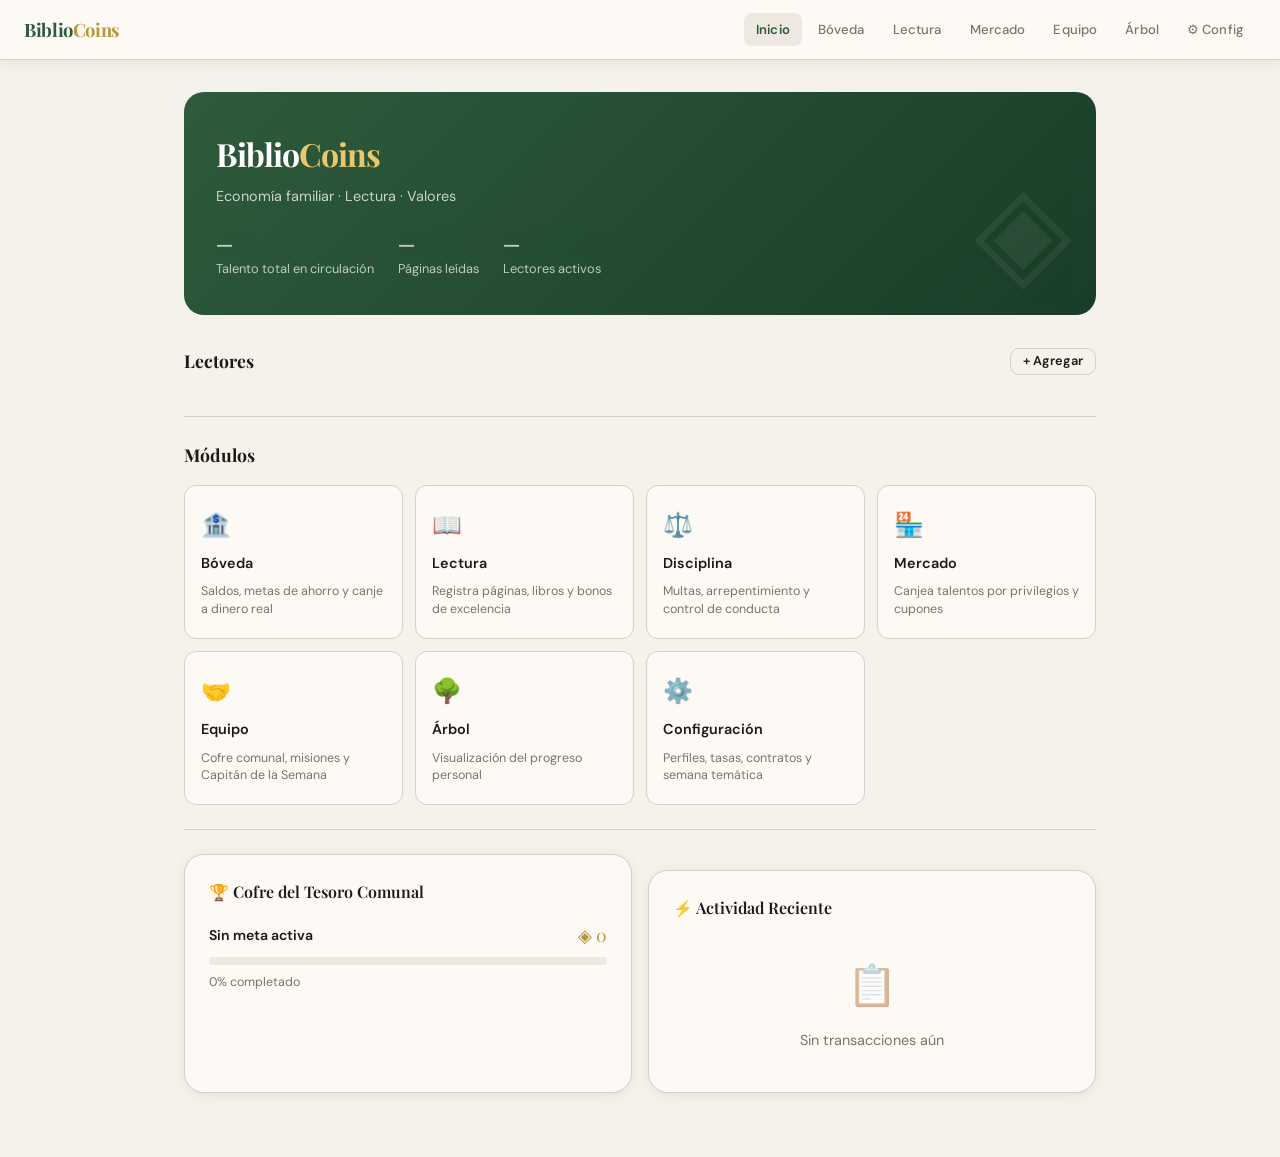
<file: index.html>
<!DOCTYPE html>
<html lang="es">
<head>
  <meta charset="UTF-8">
  <meta name="viewport" content="width=device-width, initial-scale=1.0">
  <title>BiblioCoins — Inicio</title>
  <link rel="stylesheet" href="css/style.css">
  <link rel="manifest" href="manifest.json">
  <meta name="theme-color" content="#2E5B3C">
  <meta name="apple-mobile-web-app-capable" content="yes">
  <meta name="apple-mobile-web-app-status-bar-style" content="default">
  <meta name="apple-mobile-web-app-title" content="BiblioCoins">
  <link rel="apple-touch-icon" href="assets/icon.svg">
  <style>
    .hero {
      background: linear-gradient(135deg, var(--accent) 0%, #1a3d27 100%);
      color: #fff;
      border-radius: var(--radius-lg);
      padding: 36px 32px;
      margin-bottom: 32px;
      position: relative;
      overflow: hidden;
    }
    .hero::after {
      content: '◈';
      position: absolute; right: 24px; bottom: -8px;
      font-size: 8rem; opacity: 0.06;
      font-family: 'Playfair Display', serif;
    }
    .hero-title {
      font-family: 'Playfair Display', serif;
      font-size: 2rem; font-weight: 700;
      letter-spacing: -0.03em; margin-bottom: 6px;
    }
    .hero-title span { color: var(--gold-lt); }
    .hero-sub { font-size: 0.9rem; opacity: 0.75; }
    .hero-meta { margin-top: 20px; display: flex; gap: 24px; flex-wrap: wrap; }
    .hero-meta-item { font-size: 0.8rem; opacity: 0.7; }
    .hero-meta-item strong { font-size: 1.2rem; display: block; opacity: 1; font-family: 'Playfair Display', serif; }

    .child-card {
      background: var(--surface);
      border: 1px solid var(--border);
      border-radius: var(--radius-lg);
      padding: 20px;
      cursor: pointer;
      transition: var(--transition);
      text-decoration: none;
      color: inherit;
      display: block;
    }
    .child-card:hover { box-shadow: var(--shadow-md); transform: translateY(-2px); }
    .child-card-head { display: flex; align-items: center; gap: 12px; margin-bottom: 16px; }
    .child-card-name { font-family: 'Playfair Display', serif; font-size: 1.05rem; font-weight: 600; }
    .child-card-level { font-size: 0.78rem; color: var(--text-muted); }
    .child-card-balance { font-family: 'Playfair Display', serif; font-size: 1.6rem; font-weight: 700; color: var(--gold); margin-bottom: 4px; }
    .child-card-clp { font-size: 0.8rem; color: var(--text-muted); }
    .child-card-bar { margin-top: 14px; }
    .child-card-bar-label { display: flex; justify-content: space-between; font-size: 0.75rem; color: var(--text-muted); margin-bottom: 5px; }
    .child-contract-badge { margin-top: 12px; }
    .captain-crown { font-size: 1.1rem; }

    .nav-grid { display: grid; grid-template-columns: repeat(auto-fill, minmax(180px, 1fr)); gap: 12px; }
    .nav-tile {
      background: var(--surface);
      border: 1px solid var(--border);
      border-radius: var(--radius);
      padding: 20px 16px;
      text-decoration: none;
      color: var(--text);
      display: flex; flex-direction: column; gap: 8px;
      transition: var(--transition);
    }
    .nav-tile:hover { box-shadow: var(--shadow-md); border-color: var(--accent); }
    .nav-tile-icon { font-size: 1.5rem; }
    .nav-tile-name { font-weight: 600; font-size: 0.9rem; }
    .nav-tile-desc { font-size: 0.78rem; color: var(--text-muted); line-height: 1.4; }

    .communal-bar-wrap { margin-top: 16px; }
    .communal-bar-top { display: flex; justify-content: space-between; align-items: center; margin-bottom: 8px; }
    .communal-label { font-size: 0.88rem; font-weight: 600; }
    .communal-amount { font-family: 'Playfair Display', serif; font-size: 1.1rem; color: var(--gold); }

    .activity-item { display: flex; align-items: center; gap: 12px; padding: 10px 0; border-bottom: 1px solid var(--border); }
    .activity-item:last-child { border-bottom: none; }
    .activity-dot { width: 8px; height: 8px; border-radius: 50%; flex-shrink: 0; }
    .activity-dot.plus  { background: var(--accent); }
    .activity-dot.minus { background: var(--red); }
    .activity-desc { font-size: 0.88rem; flex: 1; }
    .activity-desc .who { font-weight: 600; }
    .activity-amount { font-weight: 600; font-size: 0.88rem; white-space: nowrap; }
    .activity-amount.plus  { color: var(--accent); }
    .activity-amount.minus { color: var(--red); }
    .activity-time { font-size: 0.75rem; color: var(--text-muted); white-space: nowrap; }

    .empty-setup {
      text-align: center;
      padding: 48px 24px;
      background: var(--surface);
      border: 2px dashed var(--border);
      border-radius: var(--radius-lg);
    }
    .empty-setup h2 { font-family: 'Playfair Display', serif; margin-bottom: 8px; }
    .empty-setup p { color: var(--text-muted); font-size: 0.9rem; margin-bottom: 24px; }
  </style>
</head>
<body>

<!-- TOPBAR -->
<nav class="topbar">
  <a class="topbar-brand" href="index.html">Biblio<span>Coins</span></a>
  <div class="topbar-nav">
    <a href="index.html" class="active">Inicio</a>
    <a href="pages/boveda.html">Bóveda</a>
    <a href="pages/lectura.html">Lectura</a>
    <a href="pages/mercado.html">Mercado</a>
    <a href="pages/equipo.html">Equipo</a>
    <a href="pages/arbol.html">Árbol</a>
    <a href="pages/admin.html">⚙ Config</a>
  </div>
</nav>

<!-- TOAST -->
<div id="toast-container"></div>

<main class="page">

  <!-- HERO -->
  <div class="hero" id="hero-section">
    <div class="hero-title">Biblio<span>Coins</span></div>
    <div class="hero-sub">Economía familiar · Lectura · Valores</div>
    <div class="hero-meta" id="hero-meta">
      <div class="hero-meta-item"><strong id="hm-total">—</strong>Talento total en circulación</div>
      <div class="hero-meta-item"><strong id="hm-pages">—</strong>Páginas leídas</div>
      <div class="hero-meta-item"><strong id="hm-children">—</strong>Lectores activos</div>
    </div>
  </div>

  <!-- SETUP VACÍO -->
  <div class="empty-setup" id="empty-setup" style="display:none">
    <div style="font-size:3rem; margin-bottom:12px">📚</div>
    <h2>Bienvenido a BiblioCoins</h2>
    <p>Configura los perfiles de tus hijos para comenzar.</p>
    <a href="pages/admin.html" class="btn btn-primary">Ir a Configuración →</a>
  </div>

  <!-- PERFILES -->
  <section id="children-section">
    <div style="display:flex; justify-content:space-between; align-items:center; margin-bottom:16px;">
      <h2 style="font-family:'Playfair Display',serif; font-size:1.1rem; font-weight:700;">Lectores</h2>
      <a href="pages/admin.html" class="btn btn-ghost btn-sm">+ Agregar</a>
    </div>
    <div class="grid-auto" id="children-grid"></div>
  </section>

  <hr class="divider">

  <!-- NAVE DE SECCIONES -->
  <section>
    <h2 style="font-family:'Playfair Display',serif; font-size:1.1rem; font-weight:700; margin-bottom:16px;">Módulos</h2>
    <div class="nav-grid">
      <a href="pages/boveda.html" class="nav-tile">
        <div class="nav-tile-icon">🏦</div>
        <div class="nav-tile-name">Bóveda</div>
        <div class="nav-tile-desc">Saldos, metas de ahorro y canje a dinero real</div>
      </a>
      <a href="pages/lectura.html" class="nav-tile">
        <div class="nav-tile-icon">📖</div>
        <div class="nav-tile-name">Lectura</div>
        <div class="nav-tile-desc">Registra páginas, libros y bonos de excelencia</div>
      </a>
      <a href="pages/disciplina.html" class="nav-tile">
        <div class="nav-tile-icon">⚖️</div>
        <div class="nav-tile-name">Disciplina</div>
        <div class="nav-tile-desc">Multas, arrepentimiento y control de conducta</div>
      </a>
      <a href="pages/mercado.html" class="nav-tile">
        <div class="nav-tile-icon">🏪</div>
        <div class="nav-tile-name">Mercado</div>
        <div class="nav-tile-desc">Canjea talentos por privilegios y cupones</div>
      </a>
      <a href="pages/equipo.html" class="nav-tile">
        <div class="nav-tile-icon">🤝</div>
        <div class="nav-tile-name">Equipo</div>
        <div class="nav-tile-desc">Cofre comunal, misiones y Capitán de la Semana</div>
      </a>
      <a href="pages/arbol.html" class="nav-tile">
        <div class="nav-tile-icon">🌳</div>
        <div class="nav-tile-name">Árbol</div>
        <div class="nav-tile-desc">Visualización del progreso personal</div>
      </a>
      <a href="pages/admin.html" class="nav-tile">
        <div class="nav-tile-icon">⚙️</div>
        <div class="nav-tile-name">Configuración</div>
        <div class="nav-tile-desc">Perfiles, tasas, contratos y semana temática</div>
      </a>
    </div>
  </section>

  <hr class="divider">

  <div class="grid-2">
    <!-- COFRE COMUNAL -->
    <div class="card">
      <div class="card-title">🏆 Cofre del Tesoro Comunal</div>
      <div class="communal-bar-top">
        <span class="communal-label" id="chest-label">Sin meta activa</span>
        <span class="communal-amount" id="chest-amount">◈ 0</span>
      </div>
      <div class="progress-wrap">
        <div class="progress-fill gold" id="chest-bar" style="width:0%"></div>
      </div>
      <div style="font-size:0.78rem; color:var(--text-muted); margin-top:8px;" id="chest-percent">0% completado</div>
    </div>

    <!-- ACTIVIDAD RECIENTE -->
    <div class="card">
      <div class="card-title">⚡ Actividad Reciente</div>
      <div id="activity-list">
        <div class="empty-state" style="padding:16px 0;">
          <div class="empty-icon">📋</div>
          Sin transacciones aún
        </div>
      </div>
    </div>
  </div>

</main>

<script src="js/core.js"></script>
<script>
  const { loadState, saveState, formatCoin, formatCLP, relativeTime, getAvatarColor, applyRustIfNeeded } = BC;

  function render() {
    const state = loadState();
    applyRustIfNeeded(state);
    saveState(state);

    const children = state.children;

    // Hero stats
    document.getElementById('hm-total').textContent =
      '◈ ' + children.reduce((s,c) => s + c.balance, 0).toLocaleString('es-CL');
    document.getElementById('hm-pages').textContent =
      children.reduce((s,c) => s + c.totalPages, 0).toLocaleString('es-CL');
    document.getElementById('hm-children').textContent = children.length;

    // Empty / filled
    const childrenSection = document.getElementById('children-section');
    const emptySetup      = document.getElementById('empty-setup');
    if (children.length === 0) {
      childrenSection.style.display = 'none';
      emptySetup.style.display = '';
    } else {
      childrenSection.style.display = '';
      emptySetup.style.display = 'none';
    }

    // Children grid
    const grid = document.getElementById('children-grid');
    grid.innerHTML = '';
    children.forEach((child, idx) => {
      const color = child.color || getAvatarColor(idx);
      const isCapt = state.weekCaptain === child.id;
      const clpVal = formatCLP(child.balance, state);
      const xpPct  = Math.min(100, Math.round(child.xp / (child.level * 100) * 100));
      const contractLabel = { easy: 'Modo Fácil', normal: 'Contrato Normal', hard: 'Modo Difícil' }[child.contract] || 'Normal';
      const contractClass  = { easy: 'badge-blue', normal: 'badge-gray', hard: 'badge-red' }[child.contract] || 'badge-gray';

      const card = document.createElement('a');
      card.href = `pages/boveda.html?child=${child.id}`;
      card.className = 'child-card';
      card.innerHTML = `
        <div class="child-card-head">
          <div class="avatar" style="background:${color}20; color:${color}; border:2px solid ${color}40;">
            ${child.avatar}
          </div>
          <div>
            <div class="child-card-name">${isCapt ? '<span class="captain-crown">👑 </span>' : ''}${child.name}</div>
            <div class="child-card-level">Nivel ${child.level} · ${child.totalPages} páginas</div>
          </div>
        </div>
        <div class="child-card-balance">◈ ${child.balance.toLocaleString('es-CL')}</div>
        <div class="child-card-clp">${clpVal} aprox.</div>
        <div class="child-card-bar">
          <div class="child-card-bar-label">
            <span>XP Nivel ${child.level}</span>
            <span>${xpPct}%</span>
          </div>
          <div class="progress-wrap"><div class="progress-fill" style="width:${xpPct}%; background:${color};"></div></div>
        </div>
        <div class="child-contract-badge"><span class="badge ${contractClass}">${contractLabel}</span></div>
      `;
      grid.appendChild(card);
    });

    // Communal chest
    const pct = state.communalChestTarget > 0
      ? Math.min(100, Math.round(state.communalChest / state.communalChestTarget * 100))
      : 0;
    document.getElementById('chest-amount').textContent  = '◈ ' + state.communalChest.toLocaleString('es-CL');
    document.getElementById('chest-bar').style.width     = pct + '%';
    document.getElementById('chest-percent').textContent = `${pct}% · Meta: ◈ ${state.communalChestTarget.toLocaleString('es-CL')}`;
    document.getElementById('chest-label').textContent   = pct >= 100 ? '¡Meta alcanzada! 🎉' : 'Progreso del equipo';

    // Activity
    const list = document.getElementById('activity-list');
    const recent = state.transactions.slice(0, 8);
    if (recent.length === 0) return;
    list.innerHTML = recent.map(tx => {
      const child = state.children.find(c => c.id === tx.childId);
      const plus = tx.amount >= 0;
      return `
        <div class="activity-item">
          <div class="activity-dot ${plus ? 'plus' : 'minus'}"></div>
          <div class="activity-desc">
            <span class="who">${child?.name || '?'}</span> — ${tx.description}
          </div>
          <div class="activity-amount ${plus ? 'plus' : 'minus'}">
            ${plus ? '+' : ''}${tx.amount} ◈
          </div>
          <div class="activity-time">${relativeTime(tx.date)}</div>
        </div>
      `;
    }).join('');
  }

  render();

  // Register Service Worker (PWA)
  if ('serviceWorker' in navigator) {
    navigator.serviceWorker.register('/sw.js').catch(() => {});
  }
</script>
</body>
</html>
</file>
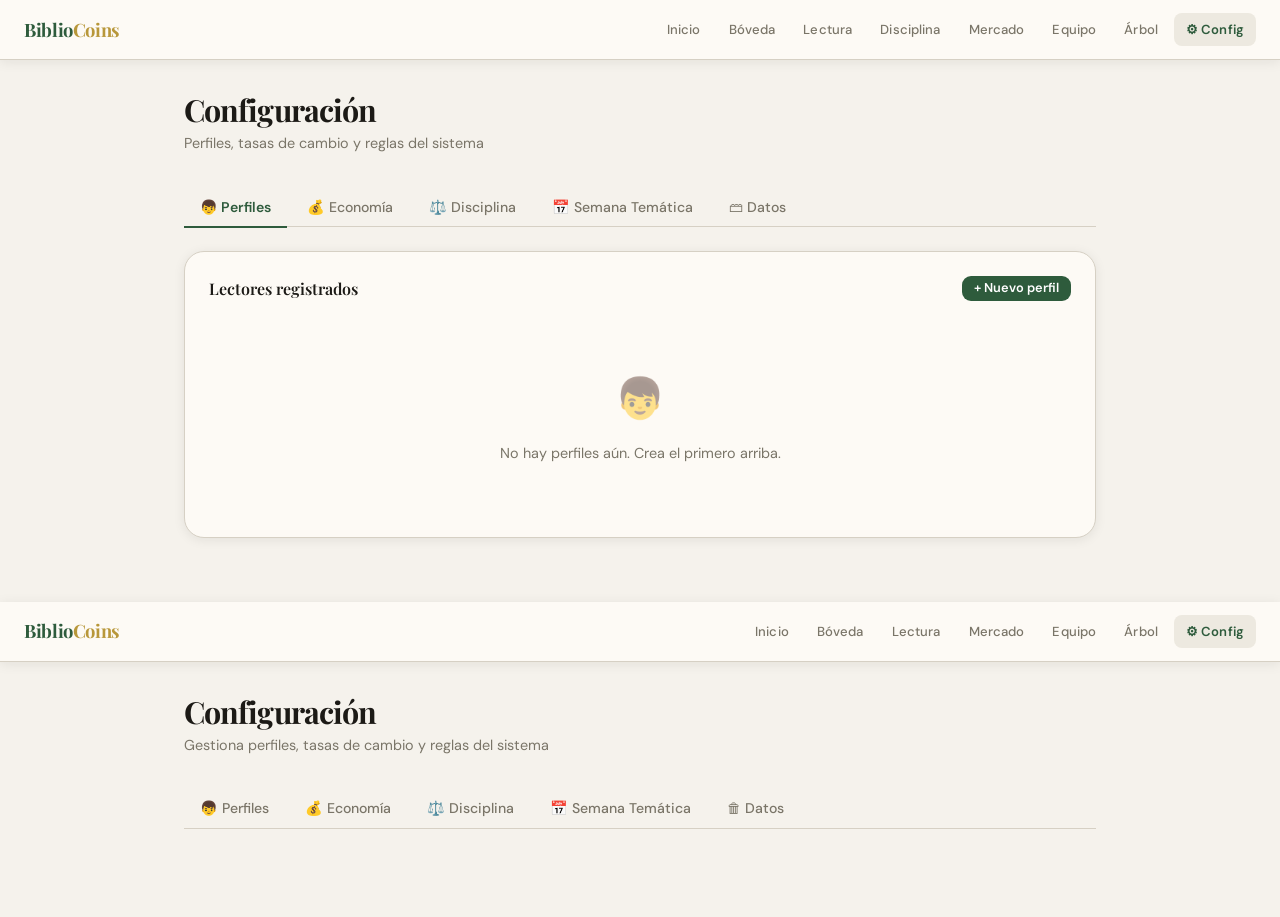
<file: pages/admin.html>
<!DOCTYPE html>
<html lang="es">
<head>
  <meta charset="UTF-8">
  <meta name="viewport" content="width=device-width, initial-scale=1.0">
  <title>BiblioCoins — Configuración</title>
  <link rel="stylesheet" href="../css/style.css">
  <style>
    .tabs { display:flex; gap:4px; border-bottom:1.5px solid var(--border); margin-bottom:24px; flex-wrap:wrap; }
    .tab-btn {
      padding:10px 16px; font-family:'DM Sans',sans-serif;
      font-size:.88rem; font-weight:500; color:var(--text-muted);
      background:none; border:none; cursor:pointer;
      border-bottom:2.5px solid transparent; margin-bottom:-1.5px;
      transition:var(--transition);
    }
    .tab-btn.active { color:var(--accent); border-bottom-color:var(--accent); font-weight:600; }
    .tab-panel { display:none; }
    .tab-panel.active { display:block; }

    .child-row {
      display:flex; align-items:center; gap:14px;
      padding:14px 0; border-bottom:1px solid var(--border);
    }
    .child-row:last-child { border-bottom:none; }
    .child-row-info { flex:1; }
    .child-row-name { font-weight:600; font-size:.95rem; }
    .child-row-meta { font-size:.8rem; color:var(--text-muted); }
    .child-row-actions { display:flex; gap:6px; }

    .color-picker-group { display:flex; gap:8px; flex-wrap:wrap; margin-top:6px; }
    .color-dot {
      width:28px; height:28px; border-radius:50%;
      cursor:pointer; border:2.5px solid transparent; transition:var(--transition);
    }
    .color-dot.selected { border-color:var(--text); transform:scale(1.15); }

    .contract-options { display:grid; grid-template-columns:repeat(3,1fr); gap:10px; margin-top:6px; }
    .contract-opt {
      border:1.5px solid var(--border); border-radius:10px;
      padding:12px 10px; cursor:pointer; text-align:center; transition:var(--transition);
    }
    .co-sel-normal { border-color:var(--accent); background:#e9f2ec; }
    .co-sel-easy   { border-color:var(--blue);   background:#d6eaf8; }
    .co-sel-hard   { border-color:var(--red);    background:#fadddb; }
    .co-icon { font-size:1.3rem; margin-bottom:4px; }
    .co-name { font-size:.82rem; font-weight:600; }
    .co-desc { font-size:.72rem; color:var(--text-muted); margin-top:2px; }

    .settings-row {
      display:flex; align-items:center; justify-content:space-between;
      padding:14px 0; border-bottom:1px solid var(--border); gap:16px;
    }
    .settings-row:last-child { border-bottom:none; }
    .settings-row-label { font-size:.9rem; font-weight:500; }
    .settings-row-sub   { font-size:.78rem; color:var(--text-muted); }

    .toggle {
      width:40px; height:22px; background:var(--border);
      border-radius:99px; position:relative; cursor:pointer;
      transition:background .2s; flex-shrink:0; border:none; outline:none;
    }
    .toggle::after {
      content:''; position:absolute; width:16px; height:16px;
      border-radius:50%; background:#fff; top:3px; left:3px;
      transition:left .2s; box-shadow:0 1px 3px rgba(0,0,0,.2);
    }
    .toggle.on { background:var(--accent); }
    .toggle.on::after { left:21px; }

    .card.danger { border-color:#F1948A; }
    .card.danger .card-title { color:var(--red); }
  </style>
</head>
<body>

<nav class="topbar">
  <a class="topbar-brand" href="../index.html">Biblio<span>Coins</span></a>
  <div class="topbar-nav">
    <a href="../index.html">Inicio</a>
    <a href="boveda.html">Bóveda</a>
    <a href="lectura.html">Lectura</a>
    <a href="disciplina.html">Disciplina</a>
    <a href="mercado.html">Mercado</a>
    <a href="equipo.html">Equipo</a>
    <a href="arbol.html">Árbol</a>
    <a href="admin.html" class="active">⚙ Config</a>
  </div>
</nav>
<div id="toast-container"></div>

<main class="page">
  <div class="page-header">
    <div class="page-title">Configuración</div>
    <div class="page-subtitle">Perfiles, tasas de cambio y reglas del sistema</div>
  </div>

  <div class="tabs">
    <button class="tab-btn active" data-tab="children">👦 Perfiles</button>
    <button class="tab-btn" data-tab="economy">💰 Economía</button>
    <button class="tab-btn" data-tab="discipline">⚖️ Disciplina</button>
    <button class="tab-btn" data-tab="weekly">📅 Semana Temática</button>
    <button class="tab-btn" data-tab="data">🗃 Datos</button>
  </div>

  <!-- TAB PERFILES -->
  <div class="tab-panel active" data-tab="children">
    <div class="card">
      <div style="display:flex;justify-content:space-between;align-items:center;margin-bottom:16px;">
        <div class="card-title" style="margin-bottom:0">Lectores registrados</div>
        <button class="btn btn-primary btn-sm" id="btn-add-child">+ Nuevo perfil</button>
      </div>
      <div id="children-list">
        <div class="empty-state">
          <div class="empty-icon">👦</div>
          No hay perfiles aún. Crea el primero arriba.
        </div>
      </div>
    </div>
  </div>

  <!-- TAB ECONOMÍA -->
  <div class="tab-panel" data-tab="economy">
    <div class="card">
      <div class="card-title">Parámetros monetarios</div>
      <div class="settings-row">
        <div>
          <div class="settings-row-label">Nombre de la moneda</div>
          <div class="settings-row-sub">Cómo se llaman las monedas internas</div>
        </div>
        <input class="form-input" id="cfg-coinName" type="text" placeholder="Talento" style="max-width:160px">
      </div>
      <div class="settings-row">
        <div>
          <div class="settings-row-label">Tasa de cambio (CLP)</div>
          <div class="settings-row-sub">Cuántos pesos vale 1 moneda interna</div>
        </div>
        <input class="form-input" id="cfg-exchangeRate" type="number" min="1" style="max-width:160px">
      </div>
      <div class="settings-row">
        <div>
          <div class="settings-row-label">Monedas por página (contrato normal)</div>
          <div class="settings-row-sub">Base antes de multiplicadores de contrato</div>
        </div>
        <input class="form-input" id="cfg-coinsPerPage" type="number" min="1" style="max-width:160px">
      </div>
      <div class="settings-row">
        <div>
          <div class="settings-row-label">Meta del cofre comunal (◈)</div>
          <div class="settings-row-sub">Total de monedas para el premio familiar</div>
        </div>
        <input class="form-input" id="cfg-chestTarget" type="number" min="100" style="max-width:160px">
      </div>
      <div style="margin-top:20px;">
        <button class="btn btn-primary" id="btn-save-economy">Guardar cambios</button>
      </div>
    </div>
  </div>

  <!-- TAB DISCIPLINA -->
  <div class="tab-panel" data-tab="discipline">
    <div class="card">
      <div class="card-title">Impuesto a la flojera (oxidación)</div>
      <div class="settings-row">
        <div>
          <div class="settings-row-label">Días sin actividad hasta oxidar</div>
          <div class="settings-row-sub">Inactividad antes de cobrar el impuesto</div>
        </div>
        <input class="form-input" id="cfg-rustDays" type="number" min="1" max="30" style="max-width:120px">
      </div>
      <div class="settings-row">
        <div>
          <div class="settings-row-label">Porcentaje de oxidación (%)</div>
          <div class="settings-row-sub">% del saldo que se pierde por inactividad</div>
        </div>
        <input class="form-input" id="cfg-rustPercent" type="number" min="1" max="50" style="max-width:120px">
      </div>
      <div style="margin-top:20px;">
        <button class="btn btn-primary" id="btn-save-discipline">Guardar cambios</button>
      </div>
    </div>
  </div>

  <!-- TAB SEMANA TEMÁTICA -->
  <div class="tab-panel" data-tab="weekly">
    <div class="card">
      <div class="card-title">Semana Temática</div>
      <div class="settings-row">
        <div>
          <div class="settings-row-label">Activar semana temática</div>
          <div class="settings-row-sub">Las páginas de este género pagan más</div>
        </div>
        <button class="toggle" id="toggle-weekly"></button>
      </div>
      <div class="settings-row">
        <div><div class="settings-row-label">Género de la semana</div></div>
        <select class="form-select" id="cfg-weekGenre" style="max-width:180px">
          <option>Historia</option><option>Ciencia</option><option>Poesía</option>
          <option>Aventura</option><option>Geografía</option><option>Biografías</option>
          <option>Naturaleza</option><option>Fantasía</option>
        </select>
      </div>
      <div class="settings-row">
        <div>
          <div class="settings-row-label">Multiplicador de bono</div>
          <div class="settings-row-sub">Ej: 2 = paga el doble</div>
        </div>
        <input class="form-input" id="cfg-weekMultiplier" type="number" min="1.1" max="5" step="0.1" style="max-width:120px">
      </div>
      <div style="margin-top:20px;">
        <button class="btn btn-primary" id="btn-save-weekly">Guardar</button>
      </div>
    </div>
  </div>

  <!-- TAB DATOS -->
  <div class="tab-panel" data-tab="data">
    <div class="card danger">
      <div class="card-title">⚠ Respaldo y datos</div>
      <p style="font-size:.88rem;color:var(--text-muted);margin-bottom:20px;line-height:1.6;">
        Exporta un respaldo antes de cualquier acción destructiva. La importación reemplaza todos los datos actuales.
      </p>
      <div style="display:flex;flex-direction:column;gap:10px;max-width:320px;">
        <button class="btn btn-ghost" id="btn-export">📥 Exportar datos (JSON)</button>
        <button class="btn btn-ghost" id="btn-import">📤 Importar datos (JSON)</button>
        <button class="btn btn-danger" id="btn-reset">🗑 Borrar todos los datos</button>
      </div>
      <input type="file" id="import-file" accept=".json" style="display:none">
    </div>
  </div>
</main>

<!-- MODAL NUEVO / EDITAR PERFIL -->
<div class="modal-overlay" id="modal-child">
  <div class="modal">
    <div class="modal-title" id="child-modal-title">Nuevo Lector</div>
    <input type="hidden" id="edit-child-id">

    <div class="form-group">
      <label class="form-label">Nombre</label>
      <input class="form-input" id="child-name" type="text" placeholder="Ej: Sofía">
    </div>
    <div class="form-group">
      <label class="form-label">Emoji o inicial del avatar</label>
      <input class="form-input" id="child-avatar" type="text" maxlength="2" placeholder="S">
    </div>
    <div class="form-group">
      <label class="form-label">Color del perfil</label>
      <div class="color-picker-group" id="color-picker"></div>
    </div>
    <div class="form-group">
      <label class="form-label">Contrato inicial</label>
      <div class="contract-options">
        <div class="contract-opt" data-c="easy">
          <div class="co-icon">🌱</div>
          <div class="co-name">Fácil</div>
          <div class="co-desc">×0.7 monedas · Multas leves</div>
        </div>
        <div class="contract-opt" data-c="normal">
          <div class="co-icon">⚖️</div>
          <div class="co-name">Normal</div>
          <div class="co-desc">×1.0 monedas · Estándar</div>
        </div>
        <div class="contract-opt" data-c="hard">
          <div class="co-icon">🔥</div>
          <div class="co-name">Difícil</div>
          <div class="co-desc">×1.6 monedas · Multas duras</div>
        </div>
      </div>
    </div>
    <div class="modal-actions">
      <button class="btn btn-ghost" id="btn-cancel-child">Cancelar</button>
      <button class="btn btn-primary" id="btn-save-child">Guardar</button>
    </div>
  </div>
</div>

<script src="../js/core.js"></script>
<script>
const { loadState, saveState, createChild, getChild, showToast, getAvatarColor, AVATAR_COLORS } = BC;

let editingChildId   = null;
let selectedColor    = AVATAR_COLORS[0];
let selectedContract = 'normal';

/* ── TABS ─────────────────────────────── */
document.querySelectorAll('.tab-btn').forEach(btn => {
  btn.addEventListener('click', () => {
    document.querySelectorAll('.tab-btn').forEach(b => b.classList.remove('active'));
    document.querySelectorAll('.tab-panel').forEach(p => p.classList.remove('active'));
    btn.classList.add('active');
    document.querySelector(`.tab-panel[data-tab="${btn.dataset.tab}"]`).classList.add('active');
  });
});

/* ── MODAL ────────────────────────────── */
const modalEl = document.getElementById('modal-child');
const openModal  = () => modalEl.classList.add('open');
const closeModal = () => modalEl.classList.remove('open');

document.getElementById('btn-cancel-child').addEventListener('click', closeModal);
modalEl.addEventListener('click', e => { if (e.target === modalEl) closeModal(); });

/* ── COLOR PICKER ─────────────────────── */
function buildColorPicker(activeColor) {
  const cp = document.getElementById('color-picker');
  cp.innerHTML = '';
  selectedColor = activeColor || AVATAR_COLORS[0];
  AVATAR_COLORS.forEach(c => {
    const dot = document.createElement('div');
    dot.className = 'color-dot' + (c === selectedColor ? ' selected' : '');
    dot.style.background = c;
    dot.addEventListener('click', () => {
      selectedColor = c;
      cp.querySelectorAll('.color-dot').forEach(d => d.classList.remove('selected'));
      dot.classList.add('selected');
    });
    cp.appendChild(dot);
  });
}

/* ── CONTRACT ─────────────────────────── */
function setContract(c) {
  selectedContract = c;
  document.querySelectorAll('.contract-opt').forEach(el => {
    el.className = 'contract-opt';
    if (el.dataset.c === c) el.classList.add(`co-sel-${c}`);
  });
}
document.querySelectorAll('.contract-opt').forEach(el =>
  el.addEventListener('click', () => setContract(el.dataset.c))
);

/* ── RENDER CHILDREN ──────────────────── */
function renderChildren() {
  const state = loadState();
  const list  = document.getElementById('children-list');

  if (!state.children || state.children.length === 0) {
    list.innerHTML = `<div class="empty-state">
      <div class="empty-icon">👦</div>
      No hay perfiles aún. Crea el primero arriba.</div>`;
    return;
  }

  list.innerHTML = state.children.map((c, idx) => {
    const color = c.color || getAvatarColor(idx);
    const cl    = {easy:'Fácil',normal:'Normal',hard:'Difícil'}[c.contract] || 'Normal';
    return `
      <div class="child-row">
        <div class="avatar" style="background:${color}22;color:${color};border:2px solid ${color}55;">
          ${c.avatar}
        </div>
        <div class="child-row-info">
          <div class="child-row-name">${c.name}</div>
          <div class="child-row-meta">Nivel ${c.level} &nbsp;·&nbsp; ◈ ${c.balance.toLocaleString('es-CL')} &nbsp;·&nbsp; Contrato ${cl}</div>
        </div>
        <div class="child-row-actions">
          <button class="btn btn-ghost btn-sm" data-edit="${c.id}">Editar</button>
          <button class="btn btn-danger btn-sm" data-del="${c.id}">✕</button>
        </div>
      </div>`;
  }).join('');

  list.querySelectorAll('[data-edit]').forEach(btn =>
    btn.addEventListener('click', () => openEditChild(btn.dataset.edit)));
  list.querySelectorAll('[data-del]').forEach(btn =>
    btn.addEventListener('click', () => deleteChild(btn.dataset.del)));
}

/* ── ADD CHILD ────────────────────────── */
document.getElementById('btn-add-child').addEventListener('click', () => {
  editingChildId = null;
  document.getElementById('child-modal-title').textContent = 'Nuevo Lector';
  document.getElementById('child-name').value   = '';
  document.getElementById('child-avatar').value = '';
  buildColorPicker(null);
  setContract('normal');
  openModal();
});

/* ── EDIT CHILD ───────────────────────── */
function openEditChild(id) {
  const state = loadState();
  const c     = getChild(state, id);
  if (!c) return;
  editingChildId = id;
  document.getElementById('child-modal-title').textContent = 'Editar Lector';
  document.getElementById('child-name').value   = c.name;
  document.getElementById('child-avatar').value = c.avatar;
  buildColorPicker(c.color);
  setContract(c.contract || 'normal');
  openModal();
}

/* ── SAVE CHILD ───────────────────────── */
document.getElementById('btn-save-child').addEventListener('click', () => {
  const name = document.getElementById('child-name').value.trim();
  if (!name) { showToast('Escribe un nombre', 'error'); return; }
  const avatar = (document.getElementById('child-avatar').value.trim() || name[0]).toUpperCase();
  const state  = loadState();

  if (editingChildId) {
    const c = getChild(state, editingChildId);
    if (c) { c.name = name; c.avatar = avatar; c.color = selectedColor; c.contract = selectedContract; }
    showToast('Perfil actualizado', 'success');
  } else {
    const c = createChild(name, avatar, selectedColor);
    c.contract = selectedContract;
    state.children.push(c);
    showToast(`Perfil "${name}" creado 🎉`, 'success');
  }
  saveState(state);
  closeModal();
  renderChildren();
});

/* ── DELETE CHILD ─────────────────────── */
function deleteChild(id) {
  if (!confirm('¿Eliminar este perfil? Se perderán todos sus datos.')) return;
  const state = loadState();
  state.children     = state.children.filter(c => c.id !== id);
  state.transactions = state.transactions.filter(t => t.childId !== id);
  state.books        = (state.books  || []).filter(b => b.childId !== id);
  state.goals        = (state.goals  || []).filter(g => g.childId !== id);
  saveState(state);
  renderChildren();
  showToast('Perfil eliminado');
}

/* ── LOAD SETTINGS ────────────────────── */
function loadSettings() {
  const state = loadState();
  const s     = state.settings || {};
  document.getElementById('cfg-coinName').value       = s.coinName        || 'Talento';
  document.getElementById('cfg-exchangeRate').value   = s.exchangeRate    || 500;
  document.getElementById('cfg-coinsPerPage').value   = s.coinsPerPage    || 2;
  document.getElementById('cfg-chestTarget').value    = state.communalChestTarget || 1000;
  document.getElementById('cfg-rustDays').value       = s.rustDays        || 7;
  document.getElementById('cfg-rustPercent').value    = s.rustPercent     || 5;
  document.getElementById('cfg-weekGenre').value      = s.weeklyThemeGenre || 'Historia';
  document.getElementById('cfg-weekMultiplier').value = s.weeklyThemeBonus || 2;
  document.getElementById('toggle-weekly').classList.toggle('on', !!s.weeklyThemeActive);
}

/* ── SAVE ECONOMY ─────────────────────── */
document.getElementById('btn-save-economy').addEventListener('click', () => {
  const state = loadState();
  state.settings.coinName     = document.getElementById('cfg-coinName').value.trim() || 'Talento';
  state.settings.exchangeRate = +document.getElementById('cfg-exchangeRate').value  || 500;
  state.settings.coinsPerPage = +document.getElementById('cfg-coinsPerPage').value  || 2;
  state.communalChestTarget   = +document.getElementById('cfg-chestTarget').value   || 1000;
  saveState(state);
  showToast('Economía guardada ✓', 'success');
});

/* ── SAVE DISCIPLINE ──────────────────── */
document.getElementById('btn-save-discipline').addEventListener('click', () => {
  const state = loadState();
  state.settings.rustDays    = +document.getElementById('cfg-rustDays').value    || 7;
  state.settings.rustPercent = +document.getElementById('cfg-rustPercent').value || 5;
  saveState(state);
  showToast('Disciplina guardada ✓', 'success');
});

/* ── TOGGLE WEEKLY ────────────────────── */
document.getElementById('toggle-weekly').addEventListener('click', function() {
  this.classList.toggle('on');
});

/* ── SAVE WEEKLY ──────────────────────── */
document.getElementById('btn-save-weekly').addEventListener('click', () => {
  const state = loadState();
  state.settings.weeklyThemeActive = document.getElementById('toggle-weekly').classList.contains('on');
  state.settings.weeklyThemeGenre  = document.getElementById('cfg-weekGenre').value;
  state.settings.weeklyThemeBonus  = +document.getElementById('cfg-weekMultiplier').value || 2;
  saveState(state);
  showToast('Semana temática guardada ✓', 'success');
});

/* ── DATA ─────────────────────────────── */
document.getElementById('btn-export').addEventListener('click', () => {
  const blob = new Blob([JSON.stringify(loadState(), null, 2)], { type:'application/json' });
  const a = document.createElement('a');
  a.href = URL.createObjectURL(blob);
  a.download = `bibliocoins_${new Date().toISOString().slice(0,10)}.json`;
  a.click();
  showToast('Datos exportados', 'success');
});

document.getElementById('btn-import').addEventListener('click', () =>
  document.getElementById('import-file').click());

document.getElementById('import-file').addEventListener('change', e => {
  const file = e.target.files[0]; if (!file) return;
  const reader = new FileReader();
  reader.onload = ev => {
    try {
      localStorage.setItem('bibliocoins_v1', ev.target.result);
      showToast('Datos importados ✓', 'success');
      setTimeout(() => location.reload(), 900);
    } catch { showToast('Archivo inválido', 'error'); }
  };
  reader.readAsText(file);
  e.target.value = '';
});

document.getElementById('btn-reset').addEventListener('click', () => {
  if (prompt('Escribe BORRAR para confirmar:') === 'BORRAR') {
    localStorage.removeItem('bibliocoins_v1');
    showToast('Todos los datos eliminados');
    setTimeout(() => location.reload(), 900);
  }
});

/* ── INIT ─────────────────────────────── */
buildColorPicker(null);
setContract('normal');
renderChildren();
loadSettings();
</script>
</body>
</html><!DOCTYPE html>
<html lang="es">
<head>
  <meta charset="UTF-8">
  <meta name="viewport" content="width=device-width, initial-scale=1.0">
  <title>BiblioCoins — Configuración</title>
  <link rel="stylesheet" href="../css/style.css">
  <style>
    .child-row {
      display: flex; align-items: center; gap: 14px;
      padding: 14px 0; border-bottom: 1px solid var(--border);
    }
    .child-row:last-child { border-bottom: none; }
    .child-row-info { flex: 1; }
    .child-row-name { font-weight: 600; font-size: 0.95rem; }
    .child-row-meta { font-size: 0.8rem; color: var(--text-muted); }
    .child-row-actions { display: flex; gap: 6px; }

    .color-picker-group { display: flex; gap: 8px; flex-wrap: wrap; margin-top: 6px; }
    .color-dot {
      width: 28px; height: 28px; border-radius: 50%;
      cursor: pointer; border: 2.5px solid transparent;
      transition: var(--transition);
    }
    .color-dot.selected { border-color: var(--text); transform: scale(1.15); }

    .contract-options { display: grid; grid-template-columns: repeat(3,1fr); gap: 10px; margin-top: 6px; }
    .contract-opt {
      border: 1.5px solid var(--border);
      border-radius: 10px; padding: 12px 10px;
      cursor: pointer; text-align: center;
      transition: var(--transition);
    }
    .contract-opt.selected { border-color: var(--accent); background: #e9f2ec; }
    .contract-opt .co-icon { font-size: 1.3rem; margin-bottom: 4px; }
    .contract-opt .co-name { font-size: 0.82rem; font-weight: 600; }
    .contract-opt .co-desc { font-size: 0.72rem; color: var(--text-muted); margin-top: 2px; }
    .contract-opt.hard.selected { border-color: var(--red); background: #fadddb; }
    .contract-opt.easy.selected { border-color: var(--blue); background: #d6eaf8; }

    .settings-row {
      display: flex; align-items: center; justify-content: space-between;
      padding: 14px 0; border-bottom: 1px solid var(--border);
      gap: 16px;
    }
    .settings-row:last-child { border-bottom: none; }
    .settings-row-label { font-size: 0.9rem; font-weight: 500; }
    .settings-row-sub   { font-size: 0.78rem; color: var(--text-muted); }
    .settings-row input, .settings-row select { max-width: 160px; }
    .toggle-wrap {
      display: flex; align-items: center; gap: 8px;
    }
    .toggle {
      width: 40px; height: 22px;
      background: var(--border);
      border-radius: 99px;
      position: relative; cursor: pointer;
      transition: background 0.2s;
      flex-shrink: 0;
      border: none;
    }
    .toggle::after {
      content:''; position:absolute;
      width: 16px; height: 16px; border-radius: 50%;
      background: #fff; top: 3px; left: 3px;
      transition: left 0.2s; box-shadow: 0 1px 3px rgba(0,0,0,.2);
    }
    .toggle.on { background: var(--accent); }
    .toggle.on::after { left: 21px; }

    .danger-zone { border-color: var(--red-lt) !important; }
    .danger-zone .card-title { color: var(--red); }
  </style>
</head>
<body>
<nav class="topbar">
  <a class="topbar-brand" href="../index.html">Biblio<span>Coins</span></a>
  <div class="topbar-nav">
    <a href="../index.html">Inicio</a>
    <a href="boveda.html">Bóveda</a>
    <a href="lectura.html">Lectura</a>
    <a href="mercado.html">Mercado</a>
    <a href="equipo.html">Equipo</a>
    <a href="arbol.html">Árbol</a>
    <a href="admin.html" class="active">⚙ Config</a>
  </div>
</nav>
<div id="toast-container"></div>

<main class="page">
  <div class="page-header">
    <div class="page-title">Configuración</div>
    <div class="page-subtitle">Gestiona perfiles, tasas de cambio y reglas del sistema</div>
  </div>

  <div class="tabs" id="admin-tabs">
    <button class="tab-btn" data-tab="children">👦 Perfiles</button>
    <button class="tab-btn" data-tab="economy">💰 Economía</button>
    <button class="tab-btn" data-tab="discipline">⚖️ Disciplina</button>
    <button class="tab-btn" data-tab="weekly">📅 Semana Temática</button>
    <button class="tab-btn" data-tab="danger">🗑 Datos</button>
  </div>

  <!-- TAB: PERFILES -->
  <div class="tab-panel" data-panel="children">
    <div class="card">
      <div style="display:flex; justify-content:space-between; align-items:center; margin-bottom:16px;">
        <div class="card-title" style="margin-bottom:0">Lectores registrados</div>
        <button class="btn btn-primary btn-sm" onclick="BC.openModal('modal-child')">+ Nuevo perfil</button>
      </div>
      <div id="children-list">
        <div class="empty-state"><div class="empty-icon">👦</div>No hay perfiles aún</div>
      </div>
    </div>
  </div>

  <!-- TAB: ECONOMÍA -->
  <div class="tab-panel" data-panel="economy">
    <div class="card">
      <div class="card-title">Parámetros monetarios</div>
      <div class="settings-row">
        <div>
          <div class="settings-row-label">Nombre de la moneda</div>
          <div class="settings-row-sub">Cómo se llaman las monedas internas</div>
        </div>
        <input class="form-input" id="cfg-coinName" type="text" placeholder="Talento" style="max-width:160px">
      </div>
      <div class="settings-row">
        <div>
          <div class="settings-row-label">Tasa de cambio (CLP)</div>
          <div class="settings-row-sub">Cuántos pesos vale 1 moneda interna</div>
        </div>
        <input class="form-input" id="cfg-exchangeRate" type="number" min="1" style="max-width:160px">
      </div>
      <div class="settings-row">
        <div>
          <div class="settings-row-label">Monedas por página (contrato normal)</div>
          <div class="settings-row-sub">Base antes de multiplicadores de contrato</div>
        </div>
        <input class="form-input" id="cfg-coinsPerPage" type="number" min="1" style="max-width:160px">
      </div>
      <div class="settings-row">
        <div>
          <div class="settings-row-label">Meta cofre comunal</div>
          <div class="settings-row-sub">Total de monedas para premio familiar</div>
        </div>
        <input class="form-input" id="cfg-chestTarget" type="number" min="100" style="max-width:160px">
      </div>
      <div style="margin-top:20px;">
        <button class="btn btn-primary" onclick="saveEconomy()">Guardar cambios</button>
      </div>
    </div>
  </div>

  <!-- TAB: DISCIPLINA -->
  <div class="tab-panel" data-panel="discipline">
    <div class="card">
      <div class="card-title">Reglas de oxidación (impuesto a la flojera)</div>
      <div class="settings-row">
        <div>
          <div class="settings-row-label">Días sin actividad hasta oxidar</div>
          <div class="settings-row-sub">Inactividad antes de cobrar el impuesto</div>
        </div>
        <input class="form-input" id="cfg-rustDays" type="number" min="1" max="30" style="max-width:120px">
      </div>
      <div class="settings-row">
        <div>
          <div class="settings-row-label">Porcentaje de oxidación</div>
          <div class="settings-row-sub">% del saldo que se pierde por inactividad</div>
        </div>
        <input class="form-input" id="cfg-rustPercent" type="number" min="1" max="50" style="max-width:120px">
      </div>
      <div style="margin-top:20px;">
        <button class="btn btn-primary" onclick="saveDiscipline()">Guardar cambios</button>
      </div>
    </div>
  </div>

  <!-- TAB: SEMANA TEMÁTICA -->
  <div class="tab-panel" data-panel="weekly">
    <div class="card">
      <div class="card-title">Semana Temática</div>
      <div class="settings-row">
        <div>
          <div class="settings-row-label">Activar semana temática</div>
          <div class="settings-row-sub">Las páginas de este género pagan el doble</div>
        </div>
        <button class="toggle" id="toggle-weekly" onclick="toggleWeekly()"></button>
      </div>
      <div class="settings-row">
        <div>
          <div class="settings-row-label">Género de la semana</div>
        </div>
        <select class="form-select" id="cfg-weekGenre" style="max-width:180px">
          <option>Historia</option>
          <option>Ciencia</option>
          <option>Poesía</option>
          <option>Aventura</option>
          <option>Geografía</option>
          <option>Biografías</option>
          <option>Naturaleza</option>
          <option>Fantasía</option>
        </select>
      </div>
      <div class="settings-row">
        <div>
          <div class="settings-row-label">Multiplicador de bono</div>
          <div class="settings-row-sub">Veces extra que paga (ej: 2 = paga doble)</div>
        </div>
        <input class="form-input" id="cfg-weekMultiplier" type="number" min="1.1" max="5" step="0.1" style="max-width:120px">
      </div>
      <div style="margin-top:20px;">
        <button class="btn btn-primary" onclick="saveWeekly()">Guardar</button>
      </div>
    </div>
  </div>

  <!-- TAB: DATOS -->
  <div class="tab-panel" data-panel="danger">
    <div class="card danger-zone">
      <div class="card-title">⚠ Zona de riesgo</div>
      <p style="font-size:0.88rem; color:var(--text-muted); margin-bottom:20px;">
        Estas acciones no se pueden deshacer. Úsalas con cuidado.
      </p>
      <div style="display:flex; flex-direction:column; gap:10px;">
        <button class="btn btn-ghost" onclick="exportData()">📥 Exportar datos (JSON)</button>
        <button class="btn btn-ghost" onclick="importData()">📤 Importar datos</button>
        <button class="btn btn-danger" onclick="confirmReset()">🗑 Borrar todos los datos</button>
      </div>
      <input type="file" id="import-file" accept=".json" style="display:none" onchange="doImport(event)">
    </div>
  </div>

</main>

<!-- MODAL: NUEVO/EDITAR PERFIL -->
<div class="modal-overlay" id="modal-child">
  <div class="modal">
    <div class="modal-title" id="child-modal-title">Nuevo Lector</div>
    <input type="hidden" id="edit-child-id">

    <div class="form-group">
      <label class="form-label">Nombre</label>
      <input class="form-input" id="child-name" type="text" placeholder="Ej: Sofía">
    </div>
    <div class="form-group">
      <label class="form-label">Emoji / Inicial del avatar</label>
      <input class="form-input" id="child-avatar" type="text" maxlength="2" placeholder="S">
    </div>
    <div class="form-group">
      <label class="form-label">Color del perfil</label>
      <div class="color-picker-group" id="color-picker"></div>
    </div>
    <div class="form-group">
      <label class="form-label">Contrato inicial</label>
      <div class="contract-options">
        <div class="contract-opt easy" data-contract="easy" onclick="selectContract('easy')">
          <div class="co-icon">🌱</div>
          <div class="co-name">Fácil</div>
          <div class="co-desc">Paga ×0.7 · Multas leves</div>
        </div>
        <div class="contract-opt normal selected" data-contract="normal" onclick="selectContract('normal')">
          <div class="co-icon">⚖️</div>
          <div class="co-name">Normal</div>
          <div class="co-desc">Paga ×1.0 · Reglas estándar</div>
        </div>
        <div class="contract-opt hard" data-contract="hard" onclick="selectContract('hard')">
          <div class="co-icon">🔥</div>
          <div class="co-name">Difícil</div>
          <div class="co-desc">Paga ×1.6 · Multas duras</div>
        </div>
      </div>
    </div>

    <div class="modal-actions">
      <button class="btn btn-ghost" onclick="BC.closeModal('modal-child')">Cancelar</button>
      <button class="btn btn-primary" onclick="saveChild()">Guardar</button>
    </div>
  </div>
</div>

<script src="../js/core.js"></script>
<script>
  const { loadState, saveState, createChild, getChild, uid, showToast, openModal, closeModal, initTabs, AVATAR_COLORS } = BC;

  let selectedContract = 'normal';
  let selectedColor = AVATAR_COLORS[0];

  // Init tabs
  initTabs(document.getElementById('admin-tabs'));

  // Color picker
  function buildColorPicker(currentColor) {
    const cp = document.getElementById('color-picker');
    cp.innerHTML = '';
    AVATAR_COLORS.forEach(c => {
      const d = document.createElement('div');
      d.className = 'color-dot' + (c === (currentColor || selectedColor) ? ' selected' : '');
      d.style.background = c;
      d.onclick = () => {
        selectedColor = c;
        cp.querySelectorAll('.color-dot').forEach(x => x.classList.remove('selected'));
        d.classList.add('selected');
      };
      cp.appendChild(d);
    });
    selectedColor = currentColor || AVATAR_COLORS[0];
  }

  function selectContract(c) {
    selectedContract = c;
    document.querySelectorAll('.contract-opt').forEach(el => {
      el.classList.toggle('selected', el.dataset.contract === c);
    });
  }

  // Render children list
  function renderChildren() {
    const state = loadState();
    const list  = document.getElementById('children-list');
    if (state.children.length === 0) {
      list.innerHTML = '<div class="empty-state"><div class="empty-icon">👦</div>No hay perfiles aún</div>';
      return;
    }
    list.innerHTML = state.children.map((c, idx) => {
      const color = c.color || BC.getAvatarColor(idx);
      const contractLabel = { easy:'Fácil', normal:'Normal', hard:'Difícil' }[c.contract] || 'Normal';
      return `
        <div class="child-row">
          <div class="avatar" style="background:${color}20;color:${color};border:2px solid ${color}40;">${c.avatar}</div>
          <div class="child-row-info">
            <div class="child-row-name">${c.name}</div>
            <div class="child-row-meta">Nivel ${c.level} · ◈ ${c.balance.toLocaleString('es-CL')} · Contrato ${contractLabel}</div>
          </div>
          <div class="child-row-actions">
            <button class="btn btn-ghost btn-sm" onclick="editChild('${c.id}')">Editar</button>
            <button class="btn btn-danger btn-sm" onclick="deleteChild('${c.id}')">✕</button>
          </div>
        </div>
      `;
    }).join('');
  }

  // Load settings into forms
  function loadSettings() {
    const state = loadState();
    const s = state.settings;
    document.getElementById('cfg-coinName').value        = s.coinName || 'Talento';
    document.getElementById('cfg-exchangeRate').value    = s.exchangeRate || 500;
    document.getElementById('cfg-coinsPerPage').value    = s.coinsPerPage || 2;
    document.getElementById('cfg-chestTarget').value     = state.communalChestTarget || 1000;
    document.getElementById('cfg-rustDays').value        = s.rustDays || 7;
    document.getElementById('cfg-rustPercent').value     = s.rustPercent || 5;
    document.getElementById('cfg-weekGenre').value       = s.weeklyThemeGenre || 'Historia';
    document.getElementById('cfg-weekMultiplier').value  = s.weeklyThemeBonus || 2;
    const tog = document.getElementById('toggle-weekly');
    tog.classList.toggle('on', !!s.weeklyThemeActive);
  }

  function toggleWeekly() {
    const tog = document.getElementById('toggle-weekly');
    tog.classList.toggle('on');
  }

  function saveEconomy() {
    const state = loadState();
    state.settings.coinName        = document.getElementById('cfg-coinName').value.trim() || 'Talento';
    state.settings.exchangeRate    = +document.getElementById('cfg-exchangeRate').value;
    state.settings.coinsPerPage    = +document.getElementById('cfg-coinsPerPage').value;
    state.communalChestTarget      = +document.getElementById('cfg-chestTarget').value;
    saveState(state); showToast('Economía guardada', 'success');
  }

  function saveDiscipline() {
    const state = loadState();
    state.settings.rustDays    = +document.getElementById('cfg-rustDays').value;
    state.settings.rustPercent = +document.getElementById('cfg-rustPercent').value;
    saveState(state); showToast('Reglas de disciplina guardadas', 'success');
  }

  function saveWeekly() {
    const state = loadState();
    state.settings.weeklyThemeActive = document.getElementById('toggle-weekly').classList.contains('on');
    state.settings.weeklyThemeGenre  = document.getElementById('cfg-weekGenre').value;
    state.settings.weeklyThemeBonus  = +document.getElementById('cfg-weekMultiplier').value;
    saveState(state); showToast('Semana temática guardada', 'success');
  }

  // Child CRUD
  function openAddChild() {
    document.getElementById('child-modal-title').textContent = 'Nuevo Lector';
    document.getElementById('edit-child-id').value = '';
    document.getElementById('child-name').value    = '';
    document.getElementById('child-avatar').value  = '';
    selectedContract = 'normal';
    selectContract('normal');
    buildColorPicker(null);
    openModal('modal-child');
  }

  function editChild(id) {
    const state = loadState();
    const c = getChild(state, id);
    if (!c) return;
    document.getElementById('child-modal-title').textContent = 'Editar Lector';
    document.getElementById('edit-child-id').value = id;
    document.getElementById('child-name').value    = c.name;
    document.getElementById('child-avatar').value  = c.avatar;
    selectedContract = c.contract || 'normal';
    selectContract(selectedContract);
    buildColorPicker(c.color);
    openModal('modal-child');
  }

  function saveChild() {
    const name = document.getElementById('child-name').value.trim();
    if (!name) { showToast('Escribe un nombre', 'error'); return; }
    const state = loadState();
    const id    = document.getElementById('edit-child-id').value;
    const avatar = (document.getElementById('child-avatar').value.trim() || name[0]).toUpperCase();

    if (id) {
      const c = getChild(state, id);
      if (c) { c.name = name; c.avatar = avatar; c.color = selectedColor; c.contract = selectedContract; }
    } else {
      const c = createChild(name, avatar, selectedColor);
      c.contract = selectedContract;
      state.children.push(c);
    }
    saveState(state);
    closeModal('modal-child');
    renderChildren();
    showToast(id ? 'Perfil actualizado' : 'Perfil creado', 'success');
  }

  function deleteChild(id) {
    if (!confirm('¿Eliminar este perfil? Se perderán todos sus datos.')) return;
    const state = loadState();
    state.children      = state.children.filter(c => c.id !== id);
    state.transactions  = state.transactions.filter(t => t.childId !== id);
    state.books         = (state.books || []).filter(b => b.childId !== id);
    state.goals         = (state.goals || []).filter(g => g.childId !== id);
    saveState(state);
    renderChildren();
    showToast('Perfil eliminado');
  }

  // Data import/export
  function exportData() {
    const state = loadState();
    const blob = new Blob([JSON.stringify(state, null, 2)], { type: 'application/json' });
    const a = document.createElement('a');
    a.href = URL.createObjectURL(blob);
    a.download = `bibliocoins_backup_${new Date().toISOString().slice(0,10)}.json`;
    a.click();
    showToast('Datos exportados', 'success');
  }

  function importData() { document.getElementById('import-file').click(); }

  function doImport(e) {
    const file = e.target.files[0];
    if (!file) return;
    const reader = new FileReader();
    reader.onload = ev => {
      try {
        const data = JSON.parse(ev.target.result);
        localStorage.setItem('bibliocoins_v1', JSON.stringify(data));
        showToast('Datos importados', 'success');
        setTimeout(() => location.reload(), 800);
      } catch { showToast('Error al importar', 'error'); }
    };
    reader.readAsText(file);
  }

  function confirmReset() {
    if (prompt('Escribe BORRAR para confirmar') === 'BORRAR') {
      localStorage.removeItem('bibliocoins_v1');
      showToast('Datos eliminados');
      setTimeout(() => location.reload(), 800);
    }
  }

  // Init
  document.querySelector('[onclick="BC.openModal(\'modal-child\')"]').onclick = openAddChild;
  buildColorPicker(null);
  renderChildren();
  loadSettings();
</script>
</body>
</html>
</file>
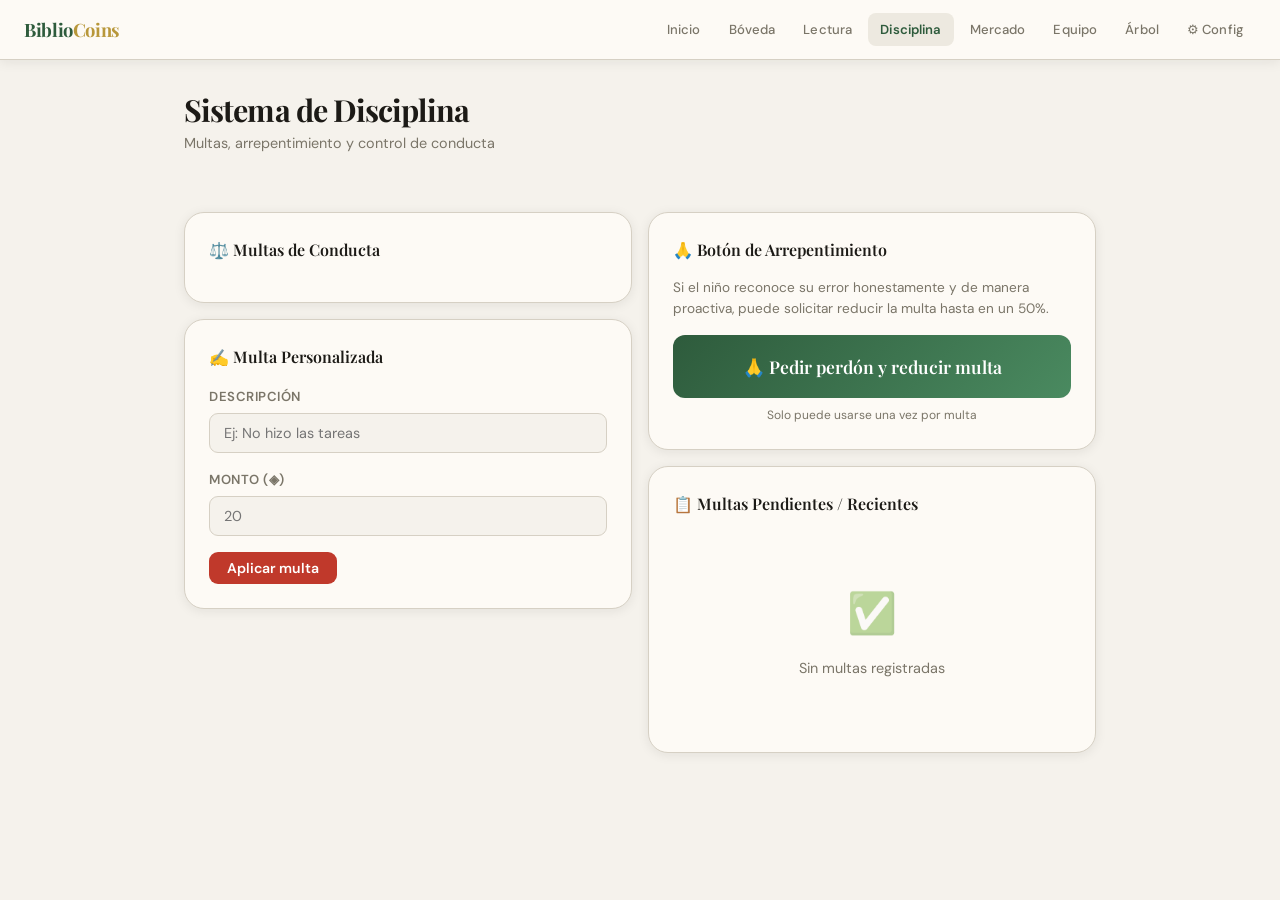
<file: pages/disciplina.html>
<!DOCTYPE html>
<html lang="es">
<head>
  <meta charset="UTF-8">
  <meta name="viewport" content="width=device-width, initial-scale=1.0">
  <title>BiblioCoins — Disciplina</title>
  <link rel="stylesheet" href="../css/style.css">
  <style>
    .fine-card {
      background: var(--surface);
      border: 1px solid var(--border);
      border-left: 4px solid var(--red);
      border-radius: var(--radius);
      padding: 16px;
      cursor: pointer;
      transition: var(--transition);
    }
    .fine-card:hover { box-shadow: var(--shadow); transform: translateY(-1px); }
    .fine-card-top { display: flex; justify-content: space-between; align-items: flex-start; }
    .fine-card-name { font-weight: 600; font-size: 0.92rem; }
    .fine-card-amount { font-family: 'Playfair Display', serif; font-weight: 700; color: var(--red); font-size: 1.1rem; }
    .fine-card-desc { font-size: 0.78rem; color: var(--text-muted); margin-top: 4px; }
    .fine-card-repent { font-size: 0.75rem; color: var(--accent); margin-top: 6px; font-weight: 500; }

    .repent-button {
      background: linear-gradient(135deg, var(--accent), var(--accent-lt));
      color: #fff;
      border-radius: var(--radius);
      padding: 20px;
      text-align: center;
      cursor: pointer;
      transition: var(--transition);
      border: none;
      width: 100%;
      font-family: 'Playfair Display', serif;
      font-size: 1.1rem;
      font-weight: 600;
      margin-bottom: 8px;
    }
    .repent-button:hover { transform: translateY(-2px); box-shadow: var(--shadow-md); }
    .repent-button::before { content: '🙏 '; }

    .pending-fine {
      background: var(--surface);
      border: 1px solid var(--red-lt);
      border-radius: var(--radius);
      padding: 14px;
      display: flex; align-items: center; gap: 12px;
      margin-bottom: 8px;
    }
    .pending-fine-info { flex: 1; }
    .pending-fine-desc { font-size: 0.88rem; font-weight: 500; }
    .pending-fine-amount { font-family: 'Playfair Display', serif; font-weight: 700; color: var(--red); }
    .pending-fine-actions { display: flex; gap: 6px; }
  </style>
</head>
<body>
<nav class="topbar">
  <a class="topbar-brand" href="../index.html">Biblio<span>Coins</span></a>
  <div class="topbar-nav">
    <a href="../index.html">Inicio</a>
    <a href="boveda.html">Bóveda</a>
    <a href="lectura.html">Lectura</a>
    <a href="disciplina.html" class="active">Disciplina</a>
    <a href="mercado.html">Mercado</a>
    <a href="equipo.html">Equipo</a>
    <a href="arbol.html">Árbol</a>
    <a href="admin.html">⚙ Config</a>
  </div>
</nav>
<div id="toast-container"></div>

<main class="page">
  <div class="page-header">
    <div class="page-title">Sistema de Disciplina</div>
    <div class="page-subtitle">Multas, arrepentimiento y control de conducta</div>
  </div>

  <!-- SELECTOR -->
  <div class="child-pills" id="child-pills"></div>

  <div class="grid-2">
    <!-- MULTAS DISPONIBLES -->
    <div>
      <div class="card">
        <div class="card-title">⚖️ Multas de Conducta</div>
        <div id="fines-grid" style="display:grid; grid-template-columns:1fr 1fr; gap:10px;"></div>
      </div>

      <div class="card" style="margin-top:16px;">
        <div class="card-title">✍️ Multa Personalizada</div>
        <div class="form-group">
          <label class="form-label">Descripción</label>
          <input class="form-input" id="custom-desc" type="text" placeholder="Ej: No hizo las tareas">
        </div>
        <div class="form-group">
          <label class="form-label">Monto (◈)</label>
          <input class="form-input" id="custom-amount" type="number" min="1" placeholder="20">
        </div>
        <button class="btn btn-danger" onclick="applyCustomFine()">Aplicar multa</button>
      </div>
    </div>

    <!-- ARREPENTIMIENTO + HISTORIAL MULTAS -->
    <div>
      <div class="card" style="margin-bottom:16px;">
        <div class="card-title">🙏 Botón de Arrepentimiento</div>
        <p style="font-size:0.85rem; color:var(--text-muted); margin-bottom:16px; line-height:1.5;">
          Si el niño reconoce su error honestamente y de manera proactiva,
          puede solicitar reducir la multa hasta en un 50%.
        </p>
        <button class="repent-button" onclick="openRepent()">
          Pedir perdón y reducir multa
        </button>
        <div style="font-size:0.75rem; color:var(--text-muted); text-align:center;">
          Solo puede usarse una vez por multa
        </div>
      </div>

      <div class="card">
        <div class="card-title">📋 Multas Pendientes / Recientes</div>
        <div id="pending-fines">
          <div class="empty-state"><div class="empty-icon">✅</div>Sin multas registradas</div>
        </div>
      </div>
    </div>
  </div>
</main>

<!-- MODAL ARREPENTIMIENTO -->
<div class="modal-overlay" id="modal-repent">
  <div class="modal">
    <div class="modal-title">🙏 Botón de Arrepentimiento</div>
    <p style="font-size:0.88rem; color:var(--text-muted); margin-bottom:16px;">
      Selecciona la multa que quieres reconocer y escribe lo que pasó con tus propias palabras.
    </p>
    <div class="form-group">
      <label class="form-label">Multa a reducir</label>
      <select class="form-select" id="repent-fine-select"></select>
    </div>
    <div class="form-group">
      <label class="form-label">¿Qué hiciste mal y por qué no lo harás de nuevo?</label>
      <textarea class="form-textarea" id="repent-text" placeholder="Escribe aquí tu reconocimiento honesto..."></textarea>
    </div>
    <div class="form-group">
      <label class="form-label">Reducción aprobada por los padres</label>
      <select class="form-select" id="repent-reduction">
        <option value="0.25">25% de descuento</option>
        <option value="0.5" selected>50% de descuento</option>
        <option value="1">Perdonar totalmente</option>
      </select>
    </div>
    <div class="modal-actions">
      <button class="btn btn-ghost" onclick="BC.closeModal('modal-repent')">Cancelar</button>
      <button class="btn btn-primary" onclick="applyRepentance()">Aplicar</button>
    </div>
  </div>
</div>

<script src="../js/core.js"></script>
<script>
  const { loadState, saveState, getChild, addTransaction, uid, showToast, openModal, closeModal, getAvatarColor } = BC;

  let currentChildId = null;

  const FINES = [
    { type:'fine', icon:'🤬', name:'Palabrota',        base: 10, desc:'Lenguaje inapropiado' },
    { type:'fine', icon:'📝', name:'Reprensión escolar', base:30, desc:'Anotación o citación' },
    { type:'fine', icon:'😤', name:'Mal comportamiento', base:20, desc:'Desobediencia o agresividad' },
    { type:'fine', icon:'🤥', name:'Mentira comprobada', base:40, desc:'Falta de honestidad' },
    { type:'fine', icon:'🗑', name:'No ordenó su pieza',  base:15, desc:'Desorden reiterado' },
    { type:'fine', icon:'📵', name:'Uso excesivo pantallas', base:25, desc:'Superó el límite acordado' },
  ];

  function init() {
    const state = loadState();
    renderPills(state);
    renderFinesGrid(state);
    if (state.children.length > 0) selectChild(state.children[0].id);
  }

  function renderPills(state) {
    const pills = document.getElementById('child-pills');
    pills.innerHTML = '';
    state.children.forEach((c, idx) => {
      const color = c.color || getAvatarColor(idx);
      const pill = document.createElement('div');
      pill.className = 'child-pill' + (c.id === currentChildId ? ' selected' : '');
      pill.innerHTML = `<div class="avatar" style="width:26px;height:26px;font-size:.8rem;background:${color}20;color:${color};">${c.avatar}</div> ${c.name}`;
      pill.onclick = () => selectChild(c.id);
      pills.appendChild(pill);
    });
  }

  function renderFinesGrid(state) {
    const grid = document.getElementById('fines-grid');
    grid.innerHTML = FINES.map((f, i) => {
      // Hard contract = 1.5x fine
      const multiplierLabel = '';
      return `
        <div class="fine-card" onclick="applyFine(${i})">
          <div class="fine-card-top">
            <div>
              <div style="font-size:1.3rem; margin-bottom:4px;">${f.icon}</div>
              <div class="fine-card-name">${f.name}</div>
            </div>
            <div class="fine-card-amount">-◈${f.base}</div>
          </div>
          <div class="fine-card-desc">${f.desc}</div>
          <div class="fine-card-repent">Puede reducirse con arrepentimiento</div>
        </div>
      `;
    }).join('');
  }

  function selectChild(id) {
    currentChildId = id;
    const state = loadState();
    renderPills(state);
    renderPendingFines(state);
  }

  function applyFine(idx) {
    if (!currentChildId) { showToast('Selecciona un niño', 'error'); return; }
    const state = loadState();
    const child = getChild(state, currentChildId);
    const f     = FINES[idx];
    let amount  = f.base;
    if (child.contract === 'hard') amount = Math.round(amount * 1.5);

    addTransaction(state, currentChildId, -amount, 'fine', f.name);
    // Record fine as pending-repentable
    if (!state.pendingFines) state.pendingFines = [];
    state.pendingFines.push({
      id: uid(), childId: currentChildId,
      desc: f.name, amount, applied: true, forgiven: false,
      date: new Date().toISOString()
    });
    saveState(state);
    renderPendingFines(state);
    showToast(`Multa aplicada: -◈${amount} a ${child.name}`, 'error');
  }

  function applyCustomFine() {
    if (!currentChildId) { showToast('Selecciona un niño', 'error'); return; }
    const desc   = document.getElementById('custom-desc').value.trim();
    const amount = +document.getElementById('custom-amount').value;
    if (!desc || !amount) { showToast('Completa los campos', 'error'); return; }
    const state = loadState();
    const child = getChild(state, currentChildId);
    addTransaction(state, currentChildId, -amount, 'fine', desc);
    if (!state.pendingFines) state.pendingFines = [];
    state.pendingFines.push({
      id: uid(), childId: currentChildId,
      desc, amount, applied: true, forgiven: false,
      date: new Date().toISOString()
    });
    saveState(state);
    renderPendingFines(state);
    showToast(`Multa personalizada: -◈${amount} a ${child.name}`, 'error');
    document.getElementById('custom-desc').value   = '';
    document.getElementById('custom-amount').value = '';
  }

  function renderPendingFines(state) {
    const fines = (state.pendingFines || [])
      .filter(f => f.childId === currentChildId)
      .slice(0, 10);
    const el = document.getElementById('pending-fines');
    if (fines.length === 0) {
      el.innerHTML = '<div class="empty-state"><div class="empty-icon">✅</div>Sin multas registradas</div>';
      return;
    }
    el.innerHTML = fines.map(f => `
      <div class="pending-fine">
        <div style="font-size:1.2rem;">${f.forgiven ? '✅' : '⚖️'}</div>
        <div class="pending-fine-info">
          <div class="pending-fine-desc">${f.desc}</div>
          <div style="font-size:0.75rem; color:var(--text-muted);">${BC.relativeTime(f.date)}</div>
        </div>
        <div class="pending-fine-amount">
          ${f.forgiven ? '<span style="text-decoration:line-through; opacity:.5;">-◈' + f.amount + '</span> <span class="badge badge-green">Perdonada</span>' : '-◈' + f.amount}
        </div>
      </div>
    `).join('');
  }

  function openRepent() {
    if (!currentChildId) { showToast('Selecciona un niño', 'error'); return; }
    const state = loadState();
    const fines = (state.pendingFines || [])
      .filter(f => f.childId === currentChildId && !f.forgiven);
    if (fines.length === 0) { showToast('No hay multas activas para este niño', 'error'); return; }
    const sel = document.getElementById('repent-fine-select');
    sel.innerHTML = fines.map(f =>
      `<option value="${f.id}">${f.desc} (-◈${f.amount})</option>`
    ).join('');
    document.getElementById('repent-text').value = '';
    openModal('modal-repent');
  }

  function applyRepentance() {
    const text      = document.getElementById('repent-text').value.trim();
    if (!text) { showToast('El reconocimiento no puede estar vacío', 'error'); return; }
    const fineId    = document.getElementById('repent-fine-select').value;
    const reduction = +document.getElementById('repent-reduction').value;
    const state     = loadState();
    const fine      = (state.pendingFines || []).find(f => f.id === fineId);
    if (!fine) return;

    const refund = reduction === 1 ? fine.amount : Math.round(fine.amount * reduction);
    fine.forgiven = true;
    addTransaction(state, currentChildId, refund, 'fine',
      `Arrepentimiento aceptado — devuelto ◈${refund} de multa "${fine.desc}"`);
    saveState(state);
    closeModal('modal-repent');
    renderPendingFines(state);
    showToast(`Arrepentimiento aceptado: +◈${refund} devueltos`, 'success');
  }

  init();
</script>
</body>
</html>
</file>
<file: css/style.css>
@import url('https://fonts.googleapis.com/css2?family=Playfair+Display:wght@400;600;700&family=DM+Sans:wght@300;400;500;600&display=swap');

:root {
  --bg:         #F5F2EC;
  --surface:    #FDFAF5;
  --surface2:   #EDE9E0;
  --border:     #D6D0C4;
  --text:       #1C1A16;
  --text-muted: #7A7568;
  --accent:     #2E5B3C;
  --accent-lt:  #4A8A60;
  --gold:       #B8973A;
  --gold-lt:    #E8C86A;
  --red:        #C0392B;
  --red-lt:     #F1948A;
  --blue:       #2471A3;
  --radius:     12px;
  --radius-lg:  20px;
  --shadow:     0 2px 12px rgba(28,26,22,0.08);
  --shadow-md:  0 4px 24px rgba(28,26,22,0.12);
  --transition: 0.22s cubic-bezier(.4,0,.2,1);
}

*, *::before, *::after { box-sizing: border-box; margin: 0; padding: 0; }

html { font-size: 16px; scroll-behavior: smooth; }

body {
  font-family: 'DM Sans', sans-serif;
  background: var(--bg);
  color: var(--text);
  min-height: 100vh;
  line-height: 1.6;
}

/* ── TOPBAR ── */
.topbar {
  background: var(--surface);
  border-bottom: 1px solid var(--border);
  padding: 0 24px;
  height: 60px;
  display: flex;
  align-items: center;
  justify-content: space-between;
  position: sticky;
  top: 0;
  z-index: 100;
  box-shadow: var(--shadow);
}
.topbar-brand {
  font-family: 'Playfair Display', serif;
  font-size: 1.15rem;
  font-weight: 700;
  color: var(--accent);
  text-decoration: none;
  letter-spacing: -0.02em;
}
.topbar-brand span { color: var(--gold); }
.topbar-nav { display: flex; gap: 4px; align-items: center; }
.topbar-nav a {
  font-size: 0.82rem;
  font-weight: 500;
  color: var(--text-muted);
  text-decoration: none;
  padding: 6px 12px;
  border-radius: 8px;
  transition: var(--transition);
  letter-spacing: 0.01em;
}
.topbar-nav a:hover, .topbar-nav a.active {
  background: var(--surface2);
  color: var(--text);
}
.topbar-nav a.active { color: var(--accent); font-weight: 600; }

/* ── LAYOUT ── */
.page { max-width: 960px; margin: 0 auto; padding: 32px 24px 64px; }
.page-header { margin-bottom: 32px; }
.page-title {
  font-family: 'Playfair Display', serif;
  font-size: 1.9rem;
  font-weight: 700;
  color: var(--text);
  letter-spacing: -0.03em;
  line-height: 1.2;
}
.page-subtitle { font-size: 0.9rem; color: var(--text-muted); margin-top: 4px; }

/* ── CARDS ── */
.card {
  background: var(--surface);
  border: 1px solid var(--border);
  border-radius: var(--radius-lg);
  padding: 24px;
  box-shadow: var(--shadow);
}
.card-title {
  font-family: 'Playfair Display', serif;
  font-size: 1rem;
  font-weight: 600;
  margin-bottom: 16px;
  color: var(--text);
}
.card + .card { margin-top: 16px; }

/* ── GRID ── */
.grid-2 { display: grid; grid-template-columns: 1fr 1fr; gap: 16px; }
.grid-3 { display: grid; grid-template-columns: repeat(3, 1fr); gap: 16px; }
.grid-auto { display: grid; grid-template-columns: repeat(auto-fill, minmax(260px, 1fr)); gap: 16px; }
@media (max-width: 640px) {
  .grid-2, .grid-3 { grid-template-columns: 1fr; }
}

/* ── STAT BOX ── */
.stat-box {
  background: var(--surface);
  border: 1px solid var(--border);
  border-radius: var(--radius);
  padding: 20px;
  text-align: center;
}
.stat-box .stat-val {
  font-family: 'Playfair Display', serif;
  font-size: 2rem;
  font-weight: 700;
  color: var(--accent);
  line-height: 1;
}
.stat-box .stat-lbl {
  font-size: 0.75rem;
  color: var(--text-muted);
  margin-top: 4px;
  text-transform: uppercase;
  letter-spacing: 0.06em;
}

/* ── BUTTONS ── */
.btn {
  display: inline-flex;
  align-items: center;
  gap: 6px;
  padding: 9px 18px;
  border-radius: 9px;
  font-family: 'DM Sans', sans-serif;
  font-size: 0.88rem;
  font-weight: 600;
  cursor: pointer;
  border: none;
  transition: var(--transition);
  text-decoration: none;
  line-height: 1;
}
.btn-primary { background: var(--accent); color: #fff; }
.btn-primary:hover { background: var(--accent-lt); }
.btn-gold { background: var(--gold); color: #fff; }
.btn-gold:hover { background: var(--gold-lt); color: var(--text); }
.btn-danger { background: var(--red); color: #fff; }
.btn-danger:hover { background: var(--red-lt); color: var(--text); }
.btn-ghost {
  background: transparent;
  border: 1.5px solid var(--border);
  color: var(--text);
}
.btn-ghost:hover { background: var(--surface2); }
.btn-sm { padding: 6px 12px; font-size: 0.8rem; }
.btn-full { width: 100%; justify-content: center; }

/* ── FORM ── */
.form-group { margin-bottom: 16px; }
.form-label {
  display: block;
  font-size: 0.82rem;
  font-weight: 600;
  color: var(--text-muted);
  margin-bottom: 6px;
  text-transform: uppercase;
  letter-spacing: 0.04em;
}
.form-input, .form-select, .form-textarea {
  width: 100%;
  padding: 10px 14px;
  border: 1.5px solid var(--border);
  border-radius: 9px;
  background: var(--bg);
  color: var(--text);
  font-family: 'DM Sans', sans-serif;
  font-size: 0.9rem;
  transition: var(--transition);
  outline: none;
}
.form-input:focus, .form-select:focus, .form-textarea:focus {
  border-color: var(--accent);
  background: var(--surface);
}
.form-textarea { resize: vertical; min-height: 80px; }

/* ── BADGE ── */
.badge {
  display: inline-flex;
  align-items: center;
  padding: 3px 10px;
  border-radius: 99px;
  font-size: 0.75rem;
  font-weight: 600;
  letter-spacing: 0.03em;
}
.badge-green { background: #D4EDDA; color: #1E6E3A; }
.badge-gold  { background: #FDF3CE; color: #8A6A10; }
.badge-red   { background: #FADDDB; color: #922B21; }
.badge-blue  { background: #D6EAF8; color: #1A5276; }
.badge-gray  { background: var(--surface2); color: var(--text-muted); }

/* ── PROGRESS BAR ── */
.progress-wrap { background: var(--surface2); border-radius: 99px; height: 8px; overflow: hidden; }
.progress-fill {
  height: 100%;
  border-radius: 99px;
  background: linear-gradient(90deg, var(--accent), var(--accent-lt));
  transition: width 0.5s ease;
}
.progress-fill.gold { background: linear-gradient(90deg, var(--gold), var(--gold-lt)); }

/* ── AVATAR ── */
.avatar {
  width: 44px; height: 44px;
  border-radius: 50%;
  display: flex; align-items: center; justify-content: center;
  font-family: 'Playfair Display', serif;
  font-size: 1.2rem;
  font-weight: 700;
  flex-shrink: 0;
}

/* ── DIVIDER ── */
.divider { border: none; border-top: 1px solid var(--border); margin: 24px 0; }

/* ── TOAST ── */
#toast-container {
  position: fixed; bottom: 24px; right: 24px;
  display: flex; flex-direction: column; gap: 8px; z-index: 9999;
}
.toast {
  background: var(--text);
  color: #fff;
  padding: 12px 20px;
  border-radius: 10px;
  font-size: 0.88rem;
  font-weight: 500;
  box-shadow: var(--shadow-md);
  animation: slideUp 0.25s ease;
  max-width: 320px;
}
.toast.success { background: var(--accent); }
.toast.error   { background: var(--red); }
.toast.gold    { background: var(--gold); color: var(--text); }
@keyframes slideUp {
  from { opacity: 0; transform: translateY(16px); }
  to   { opacity: 1; transform: translateY(0); }
}

/* ── MODAL ── */
.modal-overlay {
  position: fixed; inset: 0;
  background: rgba(28,26,22,0.45);
  display: flex; align-items: center; justify-content: center;
  z-index: 200; padding: 16px;
  opacity: 0; pointer-events: none; transition: opacity 0.2s;
}
.modal-overlay.open { opacity: 1; pointer-events: all; }
.modal {
  background: var(--surface);
  border-radius: var(--radius-lg);
  padding: 28px;
  width: 100%; max-width: 460px;
  box-shadow: var(--shadow-md);
  transform: scale(0.96);
  transition: transform 0.2s;
}
.modal-overlay.open .modal { transform: scale(1); }
.modal-title {
  font-family: 'Playfair Display', serif;
  font-size: 1.2rem; font-weight: 700;
  margin-bottom: 20px;
}
.modal-actions { display: flex; gap: 10px; margin-top: 20px; justify-content: flex-end; }

/* ── TABLE ── */
.table-wrap { overflow-x: auto; }
table { width: 100%; border-collapse: collapse; font-size: 0.88rem; }
th {
  text-align: left; padding: 10px 14px;
  font-size: 0.75rem; font-weight: 600;
  color: var(--text-muted); text-transform: uppercase; letter-spacing: 0.05em;
  border-bottom: 1.5px solid var(--border);
}
td { padding: 12px 14px; border-bottom: 1px solid var(--border); vertical-align: middle; }
tr:last-child td { border-bottom: none; }
tr:hover td { background: var(--bg); }

/* ── TABS ── */
.tabs { display: flex; gap: 4px; border-bottom: 1.5px solid var(--border); margin-bottom: 24px; }
.tab-btn {
  padding: 10px 16px;
  font-family: 'DM Sans', sans-serif;
  font-size: 0.88rem; font-weight: 500;
  color: var(--text-muted);
  background: none; border: none; cursor: pointer;
  border-bottom: 2.5px solid transparent;
  margin-bottom: -1.5px;
  transition: var(--transition);
}
.tab-btn.active { color: var(--accent); border-bottom-color: var(--accent); font-weight: 600; }
.tab-panel { display: none; }
.tab-panel.active { display: block; }

/* ── EMPTY STATE ── */
.empty-state {
  text-align: center; padding: 48px 24px;
  color: var(--text-muted); font-size: 0.9rem;
}
.empty-state .empty-icon { font-size: 2.5rem; margin-bottom: 12px; opacity: 0.5; }

/* ── CHILD SELECTOR ── */
.child-pill {
  display: flex; align-items: center; gap: 8px;
  padding: 8px 16px;
  border: 1.5px solid var(--border);
  border-radius: 99px;
  cursor: pointer;
  transition: var(--transition);
  font-size: 0.88rem; font-weight: 500;
  background: var(--surface);
  color: var(--text);
}
.child-pill:hover { border-color: var(--accent); }
.child-pill.selected { border-color: var(--accent); background: #e9f2ec; color: var(--accent); }
.child-pills { display: flex; flex-wrap: wrap; gap: 8px; margin-bottom: 24px; }

/* ── TREE ── */
.tree-container {
  display: flex;
  flex-direction: column;
  align-items: center;
  padding: 24px 0;
}
.tree-svg { max-width: 320px; width: 100%; }

/* ── COIN ── */
.coin {
  display: inline-flex; align-items: center; gap: 5px;
  font-family: 'Playfair Display', serif;
  font-weight: 700; color: var(--gold);
}
.coin::before { content: '◈'; font-size: 0.9em; }

/* Scrollbar */
::-webkit-scrollbar { width: 6px; height: 6px; }
::-webkit-scrollbar-track { background: transparent; }
::-webkit-scrollbar-thumb { background: var(--border); border-radius: 99px; }
</file>
